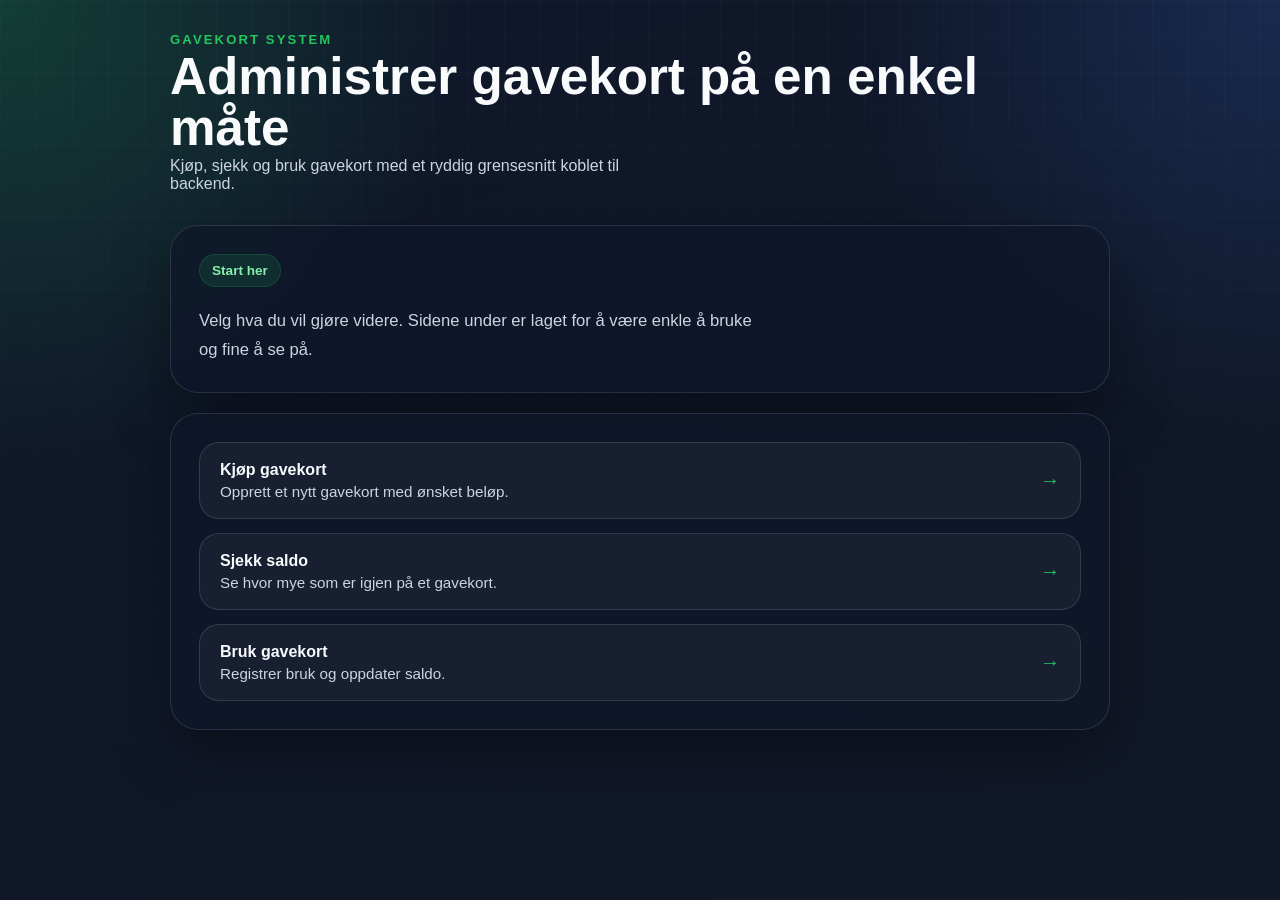
<file: gavekort/forntend/index.html>
<!DOCTYPE html>
<html lang="en">
<head>
    <meta charset="UTF-8">
    <meta name="viewport" content="width=device-width, initial-scale=1.0">
    <title>Gavekort system</title>
    <link rel="stylesheet" href="../styles.css">
</head>
<body>
    <main class="page">
        <header class="topbar">
            <div class="brand">
                <span class="brand__eyebrow">Gavekort system</span>
                <h1 class="brand__title">Administrer gavekort på en enkel måte</h1>
                <p class="brand__subtitle">Kjøp, sjekk og bruk gavekort med et ryddig grensesnitt koblet til backend.</p>
            </div>
        </header>

        <section class="grid">
            <div class="card card--full hero">
                <span class="hero__label">Start her</span>
                <p class="hero__text">Velg hva du vil gjøre videre. Sidene under er laget for å være enkle å bruke og fine å se på.</p>
            </div>

            <div class="card card--full nav-links">
                <a class="nav-link" href="kjøp.html">
                    <div>
                        <span class="nav-link__title">Kjøp gavekort</span>
                        <span class="nav-link__text">Opprett et nytt gavekort med ønsket beløp.</span>
                    </div>
                    <span class="nav-link__arrow">→</span>
                </a>

                <a class="nav-link" href="sjekk.html">
                    <div>
                        <span class="nav-link__title">Sjekk saldo</span>
                        <span class="nav-link__text">Se hvor mye som er igjen på et gavekort.</span>
                    </div>
                    <span class="nav-link__arrow">→</span>
                </a>

                <a class="nav-link" href="bruk.html">
                    <div>
                        <span class="nav-link__title">Bruk gavekort</span>
                        <span class="nav-link__text">Registrer bruk og oppdater saldo.</span>
                    </div>
                    <span class="nav-link__arrow">→</span>
                </a>
            </div>
        </section>
    </main>
</body>
</html>
</file>
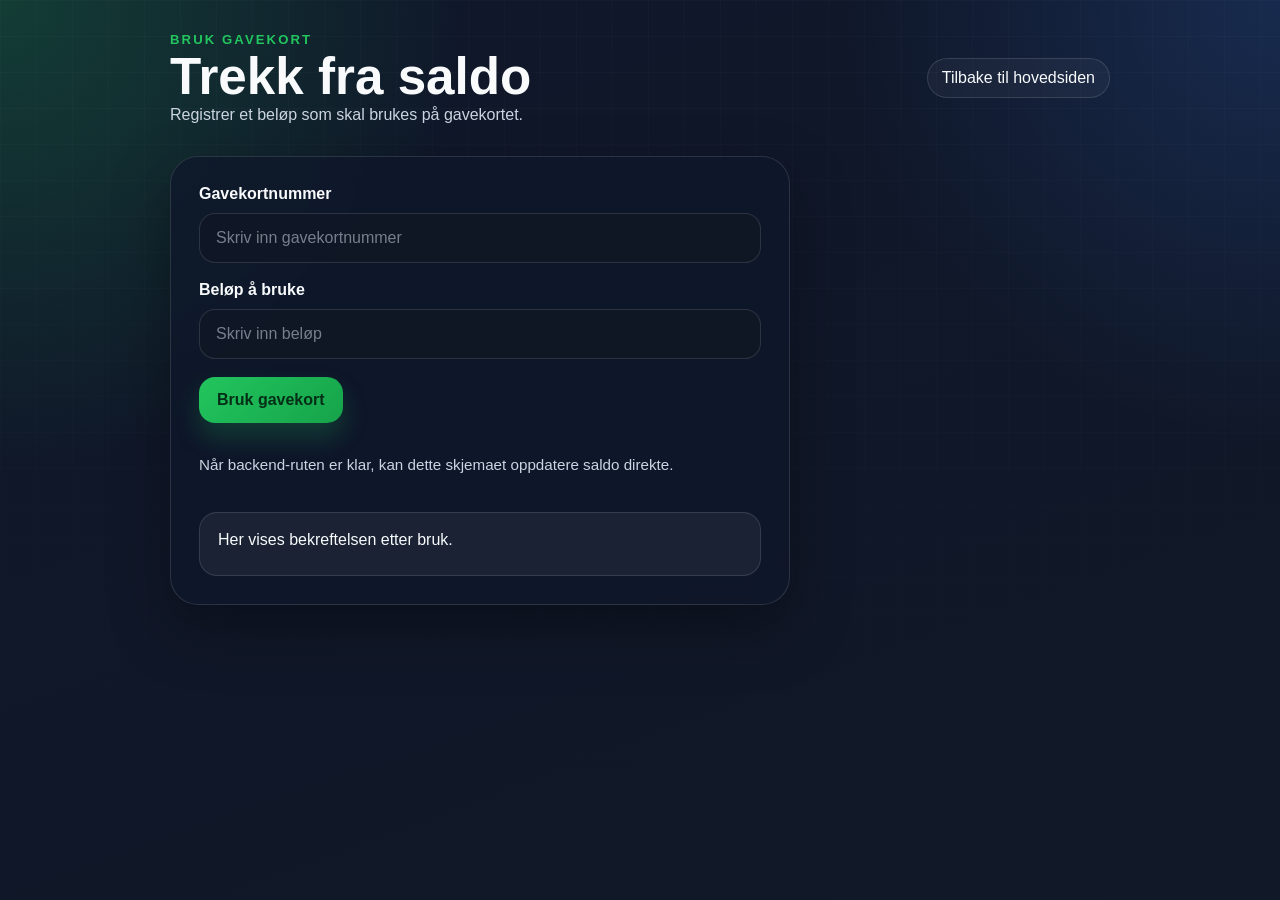
<file: gavekort/forntend/bruk.html>
<!DOCTYPE html>
<html lang="en">
<head>
    <meta charset="UTF-8">
    <meta name="viewport" content="width=device-width, initial-scale=1.0">
    <title>Bruk gavekort</title>
    <link rel="stylesheet" href="../styles.css">
</head>
<body>
    <main class="page">
        <header class="topbar">
            <div class="brand">
                <span class="brand__eyebrow">Bruk gavekort</span>
                <h1 class="brand__title">Trekk fra saldo</h1>
                <p class="brand__subtitle">Registrer et beløp som skal brukes på gavekortet.</p>
            </div>
            <a class="back-link" href="index.html">Tilbake til hovedsiden</a>
        </header>

        <section class="grid">
            <div class="card card--wide stack">
                <form id="use-form">
                    <div class="form-group">
                        <label for="gift-card-number">Gavekortnummer</label>
                        <input type="number" id="gift-card-number" min="1" placeholder="Skriv inn gavekortnummer" required>
                    </div>

                    <div class="form-group">
                        <label for="amount">Beløp å bruke</label>
                        <input type="number" id="amount" min="1" placeholder="Skriv inn beløp" required>
                    </div>

                    <div class="actions">
                        <button type="submit">Bruk gavekort</button>
                    </div>
                </form>

                <p class="hint">Når backend-ruten er klar, kan dette skjemaet oppdatere saldo direkte.</p>
                <div id="use-result" class="result">Her vises bekreftelsen etter bruk.</div>
            </div>
        </section>
    </main>

    <script src="js/bruk.js"></script>
</body>
</html>
</file>
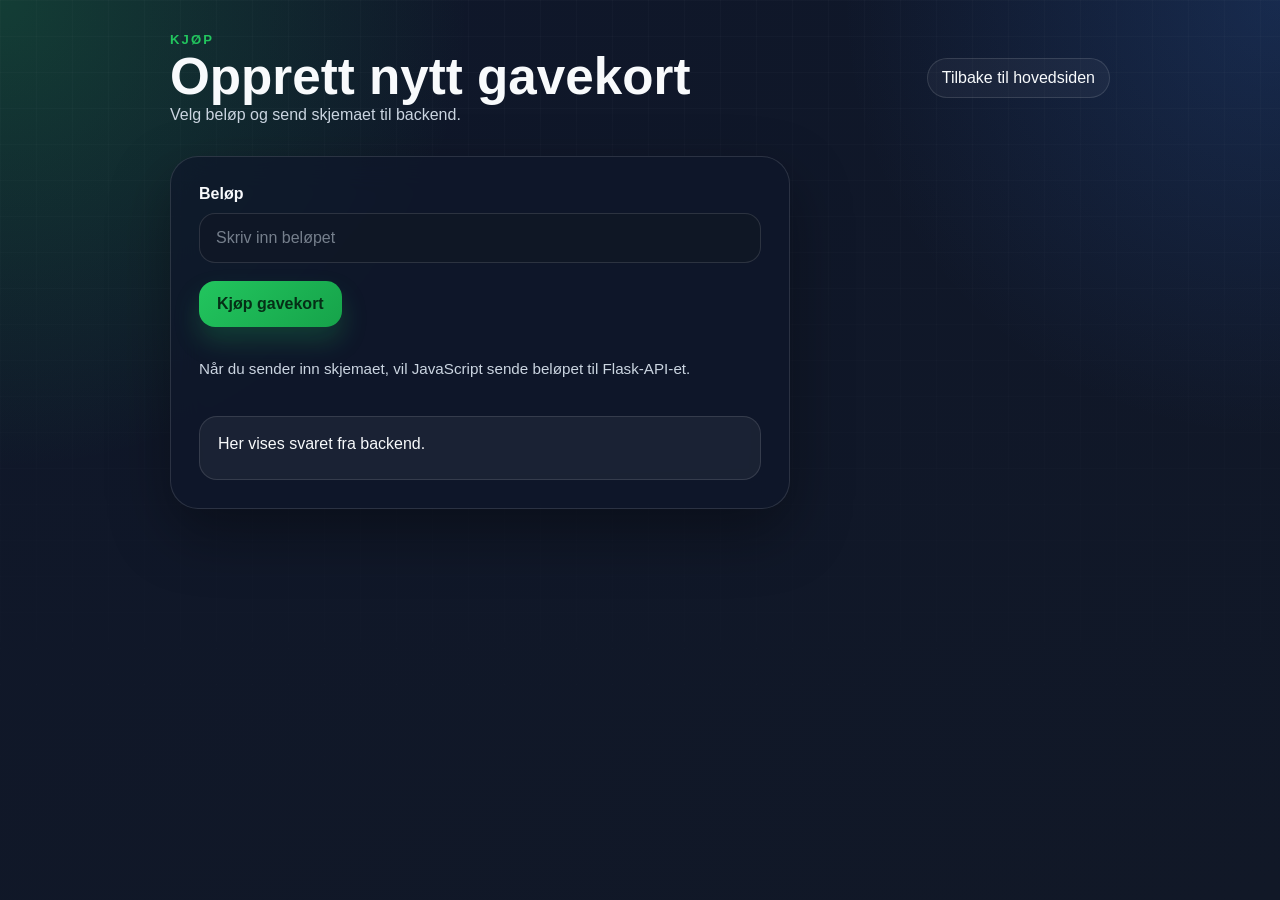
<file: gavekort/forntend/kjøp.html>
<!DOCTYPE html>
<html lang="en">
<head>
    <meta charset="UTF-8">
    <meta name="viewport" content="width=device-width, initial-scale=1.0">
    <title>Kjøp gavekort</title>
    <link rel="stylesheet" href="../styles.css">
</head>
<body>
    <main class="page">
        <header class="topbar">
            <div class="brand">
                <span class="brand__eyebrow">Kjøp</span>
                <h1 class="brand__title">Opprett nytt gavekort</h1>
                <p class="brand__subtitle">Velg beløp og send skjemaet til backend.</p>
            </div>
            <a class="back-link" href="index.html">Tilbake til hovedsiden</a>
        </header>

        <section class="grid">
            <div class="card card--wide stack">
                <form id="purchase-form">
                    <div class="form-group">
                        <label for="amount">Beløp</label>
                        <input type="number" id="amount" min="1" placeholder="Skriv inn beløpet" required>
                    </div>

                    <div class="actions">
                        <button type="submit">Kjøp gavekort</button>
                    </div>
                </form>

                <p class="hint">Når du sender inn skjemaet, vil JavaScript sende beløpet til Flask-API-et.</p>
                <div id="purchase-result" class="result">Her vises svaret fra backend.</div>
            </div>
        </section>
    </main>

    <script src="js/kjøp.js"></script>
</body>
</html>
</file>
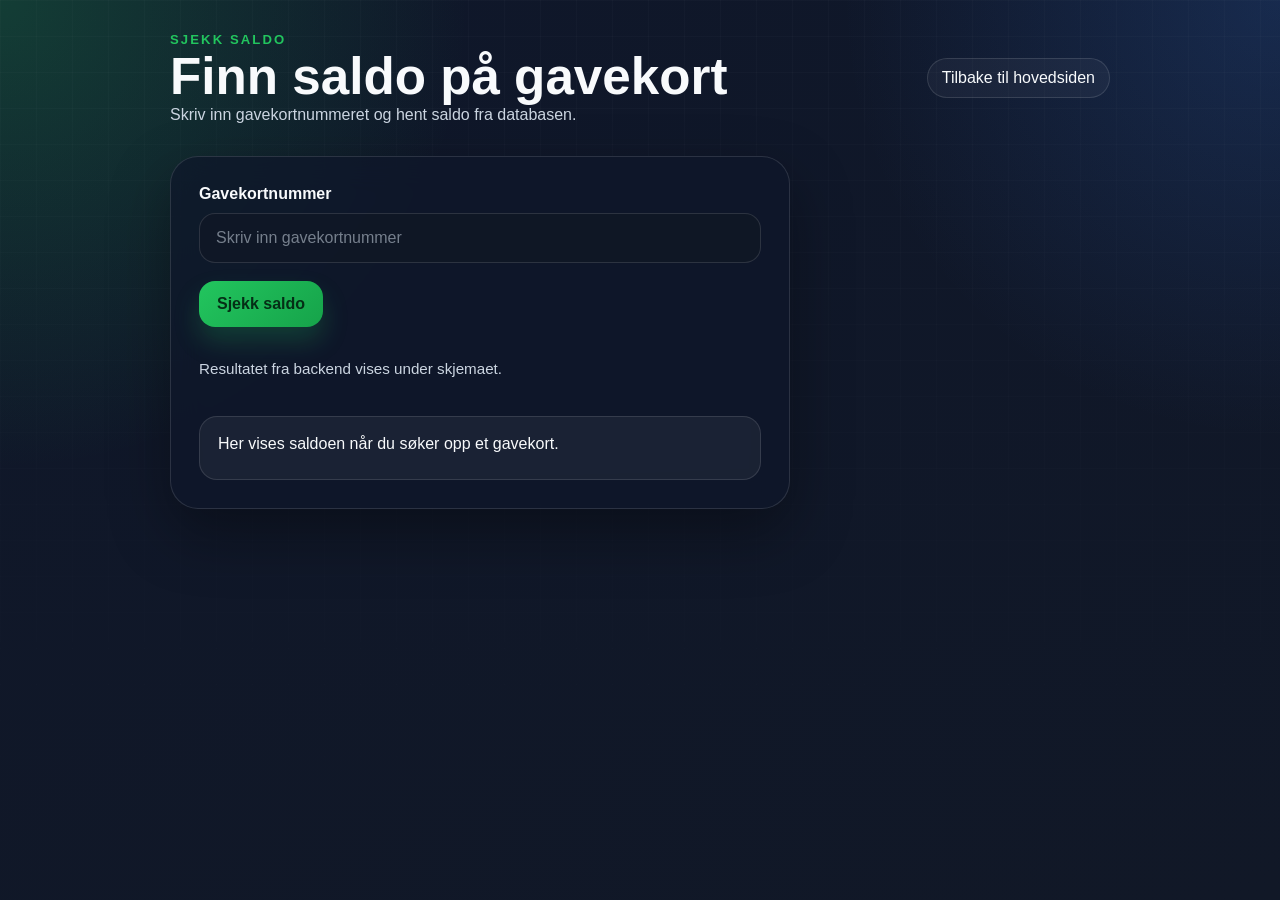
<file: gavekort/forntend/sjekk.html>
<!DOCTYPE html>
<html lang="en">
<head>
    <meta charset="UTF-8">
    <meta name="viewport" content="width=device-width, initial-scale=1.0">
    <title>Sjekk saldo</title>
    <link rel="stylesheet" href="../styles.css">
</head>
<body>
    <main class="page">
        <header class="topbar">
            <div class="brand">
                <span class="brand__eyebrow">Sjekk saldo</span>
                <h1 class="brand__title">Finn saldo på gavekort</h1>
                <p class="brand__subtitle">Skriv inn gavekortnummeret og hent saldo fra databasen.</p>
            </div>
            <a class="back-link" href="index.html">Tilbake til hovedsiden</a>
        </header>

        <section class="grid">
            <div class="card card--wide stack">
                <form id="check-form">
                    <div class="form-group">
                        <label for="gift-card-number">Gavekortnummer</label>
                        <input type="number" id="gift-card-number" min="1" placeholder="Skriv inn gavekortnummer" required>
                    </div>

                    <div class="actions">
                        <button type="submit">Sjekk saldo</button>
                    </div>
                </form>

                <p class="hint">Resultatet fra backend vises under skjemaet.</p>
                <div id="check-result" class="result">Her vises saldoen når du søker opp et gavekort.</div>
            </div>
        </section>
    </main>

    <script src="js/sjekk.js"></script>
</body>
</html>
</file>
<file: gavekort/styles.css>
:root {
	--bg-1: #0f172a;
	--bg-2: #111827;
	--surface: rgba(15, 23, 42, 0.72);
	--surface-strong: rgba(17, 24, 39, 0.92);
	--border: rgba(255, 255, 255, 0.12);
	--text: #f8fafc;
	--muted: #cbd5e1;
	--accent: #22c55e;
	--accent-strong: #16a34a;
	--shadow: 0 24px 60px rgba(0, 0, 0, 0.35);
}

* {
	box-sizing: border-box;
}

html {
	scroll-behavior: smooth;
}

body {
	margin: 0;
	min-height: 100vh;
	font-family: "Segoe UI Variable", "Aptos", "Avenir Next", "Trebuchet MS", sans-serif;
	color: var(--text);
	background:
		radial-gradient(circle at top left, rgba(34, 197, 94, 0.22), transparent 30%),
		radial-gradient(circle at top right, rgba(59, 130, 246, 0.18), transparent 28%),
		linear-gradient(160deg, var(--bg-1), var(--bg-2));
}

body::before {
	content: "";
	position: fixed;
	inset: 0;
	pointer-events: none;
	background-image: linear-gradient(rgba(255, 255, 255, 0.03) 1px, transparent 1px),
		linear-gradient(90deg, rgba(255, 255, 255, 0.03) 1px, transparent 1px);
	background-size: 36px 36px;
	mask-image: linear-gradient(to bottom, rgba(0, 0, 0, 0.65), transparent 100%);
}

a {
	color: inherit;
	text-decoration: none;
}

.page {
	width: min(100%, 980px);
	margin: 0 auto;
	padding: 32px 20px 56px;
	position: relative;
	z-index: 1;
}

.topbar {
	display: flex;
	justify-content: space-between;
	align-items: center;
	gap: 16px;
	margin-bottom: 32px;
}

.brand {
	display: flex;
	flex-direction: column;
	gap: 4px;
}

.brand__eyebrow {
	font-size: 0.82rem;
	letter-spacing: 0.16em;
	text-transform: uppercase;
	color: var(--accent);
	font-weight: 700;
}

.brand__title {
	margin: 0;
	font-size: clamp(2rem, 4vw, 3.25rem);
	line-height: 1;
}

.brand__subtitle {
	margin: 0;
	color: var(--muted);
	max-width: 58ch;
}

.back-link {
	display: inline-flex;
	align-items: center;
	gap: 10px;
	padding: 10px 14px;
	border: 1px solid var(--border);
	border-radius: 999px;
	background: rgba(255, 255, 255, 0.04);
	transition: transform 0.2s ease, background 0.2s ease, border-color 0.2s ease;
	white-space: nowrap;
}

.back-link:hover {
	transform: translateY(-1px);
	background: rgba(255, 255, 255, 0.08);
	border-color: rgba(255, 255, 255, 0.2);
}

.grid {
	display: grid;
	grid-template-columns: repeat(12, 1fr);
	gap: 20px;
}

.card {
	grid-column: span 12;
	padding: 28px;
	border: 1px solid var(--border);
	border-radius: 28px;
	background: var(--surface);
	box-shadow: var(--shadow);
	backdrop-filter: blur(16px);
}

.card--wide {
	max-width: 720px;
}

.hero {
	display: grid;
	gap: 20px;
}

.hero__label {
	display: inline-flex;
	width: fit-content;
	padding: 8px 12px;
	border-radius: 999px;
	background: rgba(34, 197, 94, 0.12);
	color: #86efac;
	border: 1px solid rgba(34, 197, 94, 0.18);
	font-size: 0.85rem;
	font-weight: 700;
}

.hero__title {
	margin: 0;
	font-size: clamp(1.8rem, 5vw, 3.4rem);
	line-height: 1.05;
}

.hero__text {
	margin: 0;
	max-width: 60ch;
	color: var(--muted);
	font-size: 1.04rem;
	line-height: 1.7;
}

.nav-links {
	display: grid;
	gap: 14px;
}

.nav-link {
	display: flex;
	justify-content: space-between;
	align-items: center;
	gap: 16px;
	padding: 18px 20px;
	border-radius: 20px;
	border: 1px solid var(--border);
	background: rgba(255, 255, 255, 0.04);
	transition: transform 0.2s ease, border-color 0.2s ease, background 0.2s ease;
}

.nav-link:hover {
	transform: translateY(-2px);
	border-color: rgba(34, 197, 94, 0.28);
	background: rgba(255, 255, 255, 0.08);
}

.nav-link__title {
	display: block;
	font-weight: 700;
}

.nav-link__text {
	display: block;
	color: var(--muted);
	margin-top: 4px;
	font-size: 0.95rem;
}

.nav-link__arrow {
	color: var(--accent);
	font-size: 1.25rem;
	flex: 0 0 auto;
}

.form-group {
	display: grid;
	gap: 10px;
	margin-bottom: 18px;
}

label {
	font-weight: 600;
}

input {
	width: 100%;
	padding: 15px 16px;
	border: 1px solid var(--border);
	border-radius: 16px;
	background: var(--surface-strong);
	color: var(--text);
	font: inherit;
	outline: none;
	transition: border-color 0.2s ease, transform 0.2s ease, box-shadow 0.2s ease;
}

input::placeholder {
	color: rgba(203, 213, 225, 0.55);
}

input:focus {
	border-color: rgba(34, 197, 94, 0.6);
	box-shadow: 0 0 0 4px rgba(34, 197, 94, 0.12);
}

.actions {
	display: flex;
	flex-wrap: wrap;
	gap: 12px;
	margin-top: 8px;
}

button {
	appearance: none;
	border: 0;
	border-radius: 16px;
	padding: 14px 18px;
	background: linear-gradient(135deg, var(--accent), var(--accent-strong));
	color: #052e16;
	font: inherit;
	font-weight: 800;
	cursor: pointer;
	box-shadow: 0 14px 26px rgba(34, 197, 94, 0.22);
	transition: transform 0.2s ease, box-shadow 0.2s ease, filter 0.2s ease;
}

button:hover {
	transform: translateY(-1px);
	filter: brightness(1.04);
	box-shadow: 0 18px 30px rgba(34, 197, 94, 0.28);
}

.hint {
	margin: 14px 0 0;
	color: var(--muted);
	font-size: 0.95rem;
	line-height: 1.6;
}

.result {
	margin-top: 18px;
	padding: 18px;
	border-radius: 18px;
	border: 1px solid rgba(255, 255, 255, 0.12);
	background: rgba(255, 255, 255, 0.05);
	color: var(--text);
	min-height: 64px;
}

.result--success {
	border-color: rgba(34, 197, 94, 0.35);
	background: rgba(34, 197, 94, 0.12);
	box-shadow: 0 0 0 4px rgba(34, 197, 94, 0.08);
}

.result--error {
	border-color: rgba(239, 68, 68, 0.35);
	background: rgba(239, 68, 68, 0.12);
	box-shadow: 0 0 0 4px rgba(239, 68, 68, 0.08);
}

.stack {
	display: grid;
	gap: 16px;
}

@media (min-width: 720px) {
	.card {
		grid-column: span 8;
	}

	.card--full {
		grid-column: span 12;
	}
}

@media (max-width: 720px) {
	.page {
		padding-inline: 16px;
	}

	.topbar {
		flex-direction: column;
		align-items: flex-start;
	}

	.card {
		padding: 22px;
		border-radius: 24px;
	}

	.nav-link {
		align-items: flex-start;
		flex-direction: column;
	}
}
</file>
